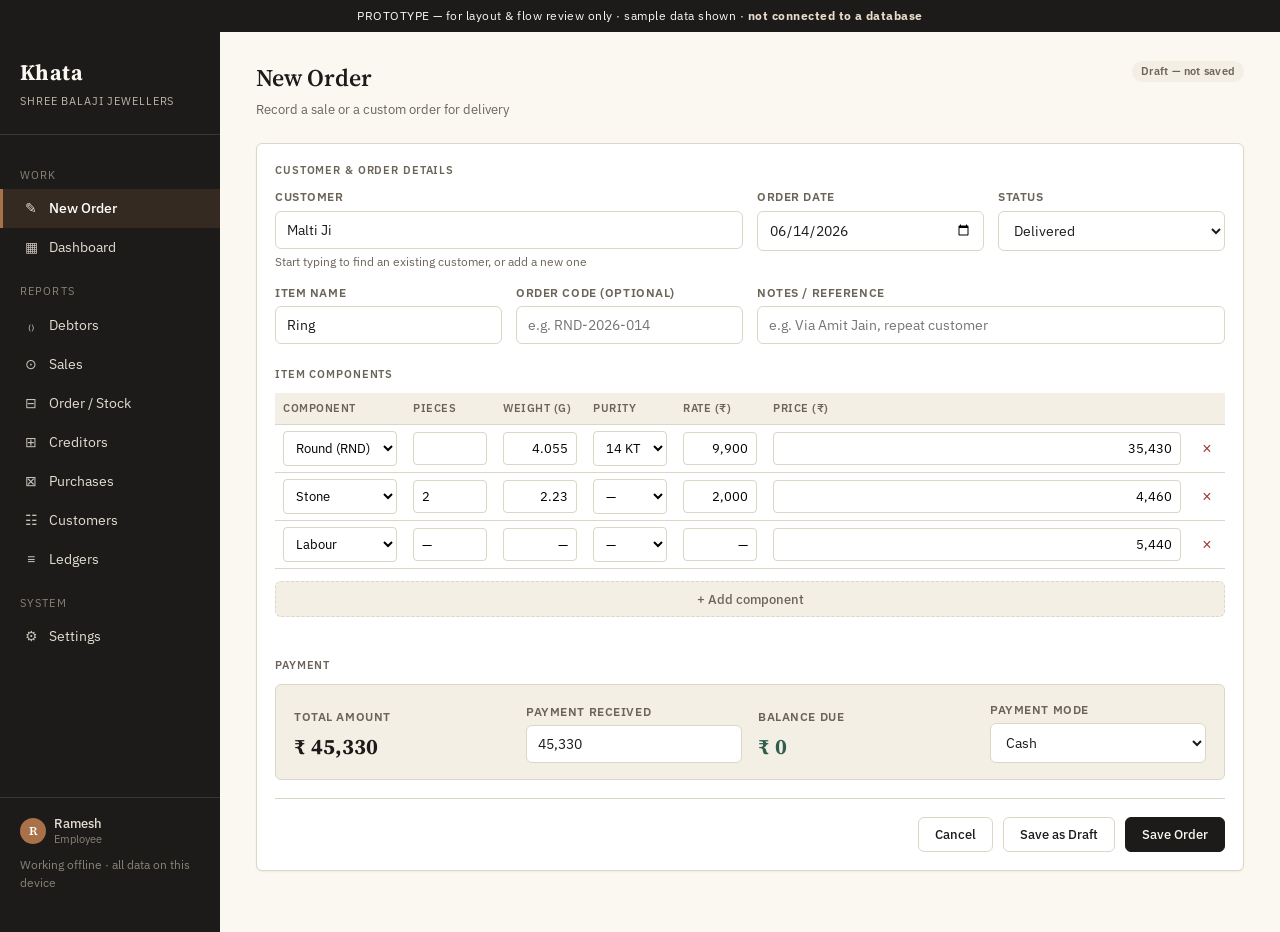
<file: prototype.html>
<!DOCTYPE html>
<html lang="en">
<head>
<meta charset="UTF-8">
<meta name="viewport" content="width=device-width, initial-scale=1.0">
<title>Khata — Prototype</title>
<link rel="preconnect" href="https://fonts.googleapis.com">
<link href="https://fonts.googleapis.com/css2?family=Source+Serif+4:opsz,wght@8..60,400;8..60,600;8..60,700&family=IBM+Plex+Sans:wght@400;500;600;700&display=swap" rel="stylesheet">
<style>
  :root {
    --paper: #FBF8F2;
    --paper-alt: #F4EFE5;
    --ink: #1C1B19;
    --ink-soft: #6B6459;
    --hairline: #DDD5C6;
    --copper: #A8714A;
    --copper-soft: #E9DCCC;
    --green: #2F5D4E;
    --green-soft: #E3ECE8;
    --red: #9B3B3B;
    --red-soft: #F3E2E0;
    --radius: 6px;
    --shadow: 0 1px 2px rgba(28,27,25,0.06);
  }

  * { box-sizing: border-box; }
  html { -webkit-font-smoothing: antialiased; }

  body {
    margin: 0;
    font-family: 'IBM Plex Sans', sans-serif;
    background: var(--paper);
    color: var(--ink);
    font-size: 14px;
    line-height: 1.5;
  }

  h1, h2, h3 { font-family: 'Source Serif 4', serif; font-weight: 600; margin: 0; }

  .num { font-variant-numeric: tabular-nums; }

  /* ===== Layout ===== */
  .app {
    display: grid;
    grid-template-columns: 220px 1fr;
    min-height: 100vh;
  }

  .sidebar {
    background: var(--ink);
    color: var(--paper);
    padding: 24px 0;
    display: flex;
    flex-direction: column;
  }

  .brand {
    padding: 0 20px 24px;
    border-bottom: 1px solid rgba(251,248,242,0.12);
    margin-bottom: 16px;
  }
  .brand .mark {
    font-family: 'Source Serif 4', serif;
    font-size: 22px;
    font-weight: 700;
    letter-spacing: 0.02em;
  }
  .brand .sub {
    font-size: 11px;
    color: #BFB6A8;
    margin-top: 4px;
    letter-spacing: 0.08em;
    text-transform: uppercase;
  }

  .nav-section {
    font-size: 11px;
    letter-spacing: 0.1em;
    text-transform: uppercase;
    color: #8B8377;
    padding: 16px 20px 6px;
  }

  .nav-item {
    display: flex;
    align-items: center;
    gap: 10px;
    padding: 9px 20px;
    color: #E4DDD1;
    text-decoration: none;
    font-size: 13.5px;
    cursor: pointer;
    border-left: 3px solid transparent;
    transition: background 0.12s;
  }
  .nav-item:hover { background: rgba(251,248,242,0.05); }
  .nav-item.active {
    background: rgba(168,113,74,0.18);
    border-left-color: var(--copper);
    color: #fff;
    font-weight: 500;
  }
  .nav-item .icon { width: 16px; text-align: center; opacity: 0.85; font-size: 14px; }

  .sidebar-footer {
    margin-top: auto;
    padding: 16px 20px;
    border-top: 1px solid rgba(251,248,242,0.12);
    font-size: 12px;
    color: #8B8377;
  }
  .user-chip {
    display: flex;
    align-items: center;
    gap: 8px;
    margin-bottom: 8px;
  }
  .user-avatar {
    width: 26px; height: 26px; border-radius: 50%;
    background: var(--copper);
    color: #fff;
    display: flex; align-items: center; justify-content: center;
    font-weight: 600; font-size: 12px;
    font-family: 'Source Serif 4', serif;
  }
  .user-name { color: #E4DDD1; font-size: 12.5px; font-weight: 500; }
  .user-role { font-size: 10.5px; color: #8B8377; }

  /* ===== Main ===== */
  .main {
    padding: 28px 36px 60px;
    max-width: 1280px;
  }

  .topbar {
    display: flex;
    justify-content: space-between;
    align-items: flex-start;
    margin-bottom: 24px;
    flex-wrap: wrap;
    gap: 12px;
  }

  .topbar h1 { font-size: 24px; }
  .topbar .meta { color: var(--ink-soft); font-size: 12.5px; margin-top: 4px; }

  .view { display: none; }
  .view.active { display: block; }

  /* ===== Buttons ===== */
  .btn {
    font-family: inherit;
    font-size: 13px;
    font-weight: 500;
    padding: 8px 16px;
    border-radius: var(--radius);
    border: 1px solid var(--hairline);
    background: #fff;
    color: var(--ink);
    cursor: pointer;
    transition: all 0.12s;
    display: inline-flex;
    align-items: center;
    gap: 6px;
  }
  .btn:hover { border-color: var(--copper); color: var(--copper); }
  .btn-primary {
    background: var(--ink);
    color: var(--paper);
    border-color: var(--ink);
  }
  .btn-primary:hover { background: var(--copper); border-color: var(--copper); color: #fff; }
  .btn-sm { padding: 5px 10px; font-size: 12px; }

  /* ===== Cards ===== */
  .card {
    background: #fff;
    border: 1px solid var(--hairline);
    border-radius: var(--radius);
    box-shadow: var(--shadow);
  }
  .card + .card { margin-top: 18px; }
  .card-header {
    padding: 14px 18px;
    border-bottom: 1px solid var(--hairline);
    display: flex;
    justify-content: space-between;
    align-items: center;
  }
  .card-header h2 { font-size: 15px; }
  .card-body { padding: 18px; }

  /* ===== Stat cards (dashboard) ===== */
  .stat-grid {
    display: grid;
    grid-template-columns: repeat(4, 1fr);
    gap: 14px;
    margin-bottom: 18px;
  }
  .stat-card {
    background: #fff;
    border: 1px solid var(--hairline);
    border-radius: var(--radius);
    padding: 16px 18px;
    box-shadow: var(--shadow);
  }
  .stat-label {
    font-size: 11px;
    text-transform: uppercase;
    letter-spacing: 0.08em;
    color: var(--ink-soft);
    margin-bottom: 8px;
  }
  .stat-value {
    font-family: 'Source Serif 4', serif;
    font-size: 26px;
    font-weight: 700;
  }
  .stat-value.positive { color: var(--green); }
  .stat-value.negative { color: var(--red); }
  .stat-sub { font-size: 12px; color: var(--ink-soft); margin-top: 4px; }
  .stat-sub .delta-up { color: var(--green); font-weight: 600; }
  .stat-sub .delta-down { color: var(--red); font-weight: 600; }

  .grid-2 {
    display: grid;
    grid-template-columns: 1.4fr 1fr;
    gap: 18px;
  }

  /* ===== Tables ===== */
  table { width: 100%; border-collapse: collapse; }
  th, td {
    text-align: left;
    padding: 9px 14px;
    border-bottom: 1px solid var(--hairline);
    font-size: 13px;
    white-space: nowrap;
  }
  th {
    font-size: 11px;
    text-transform: uppercase;
    letter-spacing: 0.06em;
    color: var(--ink-soft);
    font-weight: 600;
    background: var(--paper-alt);
    position: sticky;
    top: 0;
  }
  th.sortable { cursor: pointer; user-select: none; }
  th.sortable:hover { color: var(--copper); }
  th .sort-arrow { font-size: 10px; opacity: 0.5; margin-left: 4px; }
  tbody tr:hover { background: var(--paper-alt); }
  td.amount { text-align: right; font-variant-numeric: tabular-nums; }
  td.amount.positive { color: var(--green); font-weight: 600; }
  td.amount.negative { color: var(--red); font-weight: 600; }

  .table-scroll { overflow-x: auto; }

  /* ===== Filter bar ===== */
  .filter-bar {
    display: flex;
    gap: 10px;
    flex-wrap: wrap;
    align-items: center;
    margin-bottom: 14px;
  }
  .filter-bar input, .filter-bar select {
    font-family: inherit;
    font-size: 13px;
    padding: 7px 10px;
    border: 1px solid var(--hairline);
    border-radius: var(--radius);
    background: #fff;
    color: var(--ink);
  }
  .filter-bar input[type="search"] {
    min-width: 220px;
  }
  .filter-bar input:focus, .filter-bar select:focus, input:focus, select:focus, button:focus-visible {
    outline: 2px solid var(--copper);
    outline-offset: 1px;
  }
  .filter-spacer { flex: 1; }

  /* ===== Pills / badges ===== */
  .pill {
    display: inline-block;
    font-size: 11px;
    font-weight: 600;
    padding: 2px 9px;
    border-radius: 100px;
    letter-spacing: 0.02em;
  }
  .pill-green { background: var(--green-soft); color: var(--green); }
  .pill-red { background: var(--red-soft); color: var(--red); }
  .pill-copper { background: var(--copper-soft); color: var(--copper); }
  .pill-muted { background: var(--paper-alt); color: var(--ink-soft); }

  /* ===== Order entry form ===== */
  .form-grid {
    display: grid;
    grid-template-columns: repeat(4, 1fr);
    gap: 14px;
    margin-bottom: 18px;
  }
  .form-grid.cols-2 { grid-template-columns: repeat(2, 1fr); }
  .field label {
    display: block;
    font-size: 11.5px;
    font-weight: 600;
    color: var(--ink-soft);
    margin-bottom: 5px;
    text-transform: uppercase;
    letter-spacing: 0.05em;
  }
  .field input, .field select {
    width: 100%;
    font-family: inherit;
    font-size: 13.5px;
    padding: 9px 11px;
    border: 1px solid var(--hairline);
    border-radius: var(--radius);
    background: #fff;
    color: var(--ink);
  }
  .field .hint { font-size: 11.5px; color: var(--ink-soft); margin-top: 4px; }

  .customer-search-wrap { position: relative; }
  .customer-dropdown {
    position: absolute;
    top: calc(100% + 4px);
    left: 0; right: 0;
    background: #fff;
    border: 1px solid var(--hairline);
    border-radius: var(--radius);
    box-shadow: 0 4px 16px rgba(28,27,25,0.12);
    z-index: 10;
    max-height: 220px;
    overflow-y: auto;
  }
  .customer-dropdown .opt {
    padding: 9px 12px;
    cursor: pointer;
    font-size: 13px;
    border-bottom: 1px solid var(--hairline);
  }
  .customer-dropdown .opt:last-child { border-bottom: none; }
  .customer-dropdown .opt:hover { background: var(--paper-alt); }
  .customer-dropdown .opt .phone { color: var(--ink-soft); font-size: 11.5px; margin-left: 6px; }
  .customer-dropdown .opt-new {
    padding: 9px 12px;
    cursor: pointer;
    font-size: 13px;
    color: var(--copper);
    font-weight: 600;
    background: var(--copper-soft);
  }

  /* ===== Component rows ===== */
  .component-table {
    width: 100%;
    border-collapse: collapse;
    margin-bottom: 12px;
  }
  .component-table th {
    font-size: 10.5px;
    text-transform: uppercase;
    letter-spacing: 0.05em;
    color: var(--ink-soft);
    font-weight: 600;
    padding: 8px 8px;
    background: var(--paper-alt);
    text-align: left;
    position: static;
  }
  .component-table td {
    padding: 6px 8px;
    border-bottom: 1px solid var(--hairline);
    white-space: nowrap;
  }
  .component-table input, .component-table select {
    width: 100%;
    font-family: inherit;
    font-size: 13px;
    padding: 7px 8px;
    border: 1px solid var(--hairline);
    border-radius: 4px;
    background: #fff;
  }
  .component-table input.amount-input { text-align: right; font-variant-numeric: tabular-nums; }
  .component-table .col-type { width: 130px; }
  .component-table .col-num { width: 90px; }
  .component-table .col-remove { width: 36px; text-align: center; }
  .remove-row-btn {
    background: none;
    border: none;
    color: var(--red);
    cursor: pointer;
    font-size: 16px;
    line-height: 1;
    padding: 4px;
  }
  .remove-row-btn:hover { opacity: 0.7; }

  .add-row-btn {
    border: 1px dashed var(--hairline);
    background: var(--paper-alt);
    color: var(--ink-soft);
    width: 100%;
    padding: 9px;
    border-radius: var(--radius);
    font-family: inherit;
    font-size: 12.5px;
    font-weight: 500;
    cursor: pointer;
    margin-bottom: 18px;
  }
  .add-row-btn:hover { border-color: var(--copper); color: var(--copper); }

  /* ===== Totals box ===== */
  .totals-box {
    background: var(--paper-alt);
    border: 1px solid var(--hairline);
    border-radius: var(--radius);
    padding: 16px 18px;
    display: grid;
    grid-template-columns: repeat(4, 1fr);
    gap: 16px;
    align-items: end;
  }
  .totals-box .field label { color: var(--ink-soft); }
  .totals-box .total-display {
    font-family: 'Source Serif 4', serif;
    font-size: 22px;
    font-weight: 700;
  }
  .totals-box .total-display.balance { color: var(--red); }
  .totals-box .total-display.balance.zero { color: var(--green); }

  .form-actions {
    display: flex;
    justify-content: flex-end;
    gap: 10px;
    margin-top: 18px;
    padding-top: 18px;
    border-top: 1px solid var(--hairline);
  }

  .form-section-title {
    font-size: 11px;
    text-transform: uppercase;
    letter-spacing: 0.08em;
    color: var(--ink-soft);
    font-weight: 600;
    margin: 22px 0 10px;
  }
  .form-section-title:first-child { margin-top: 0; }

  /* ===== Sparkline placeholder chart ===== */
  .chart-placeholder {
    height: 220px;
    display: flex;
    align-items: flex-end;
    gap: 6px;
    padding: 0 4px;
  }
  .chart-bar {
    flex: 1;
    background: var(--copper-soft);
    border-radius: 3px 3px 0 0;
    position: relative;
    transition: background 0.15s;
  }
  .chart-bar:hover { background: var(--copper); }
  .chart-bar.current { background: var(--copper); }
  .chart-labels {
    display: flex;
    gap: 6px;
    padding: 8px 4px 0;
    font-size: 10.5px;
    color: var(--ink-soft);
  }
  .chart-labels span { flex: 1; text-align: center; }

  /* ===== Pagination ===== */
  .pagination {
    display: flex;
    justify-content: space-between;
    align-items: center;
    padding: 12px 18px;
    border-top: 1px solid var(--hairline);
    font-size: 12.5px;
    color: var(--ink-soft);
  }
  .pagination .pages { display: flex; gap: 4px; }
  .pagination .page-btn {
    width: 28px; height: 28px;
    border: 1px solid var(--hairline);
    background: #fff;
    border-radius: 4px;
    cursor: pointer;
    font-size: 12px;
    display: flex; align-items: center; justify-content: center;
  }
  .pagination .page-btn.active { background: var(--ink); color: #fff; border-color: var(--ink); }

  /* ===== Legend dot ===== */
  .legend { display: flex; gap: 16px; font-size: 12px; color: var(--ink-soft); margin-top: 10px; }
  .legend .dot { display: inline-block; width: 8px; height: 8px; border-radius: 50%; margin-right: 5px; }
  .dot-green { background: var(--green); }
  .dot-red { background: var(--red); }
  .dot-copper { background: var(--copper); }

  .proto-banner {
    background: var(--ink);
    color: var(--paper);
    text-align: center;
    font-size: 12px;
    padding: 7px;
    letter-spacing: 0.04em;
  }
  .proto-banner b { color: var(--copper-soft); }
</style>
</head>
<body>

<div class="proto-banner">PROTOTYPE — for layout &amp; flow review only · sample data shown · <b>not connected to a database</b></div>

<div class="app">
  <aside class="sidebar">
    <div class="brand">
      <div class="mark">Khata</div>
      <div class="sub">Shree Balaji Jewellers</div>
    </div>

    <div class="nav-section">Work</div>
    <a class="nav-item active" data-view="entry"><span class="icon">✎</span> New Order</a>
    <a class="nav-item" data-view="dashboard"><span class="icon">▦</span> Dashboard</a>

    <div class="nav-section">Reports</div>
    <a class="nav-item" data-view="debtors"><span class="icon">₍₎</span> Debtors</a>
    <a class="nav-item"><span class="icon">⊙</span> Sales</a>
    <a class="nav-item"><span class="icon">⊟</span> Order / Stock</a>
    <a class="nav-item"><span class="icon">⊞</span> Creditors</a>
    <a class="nav-item"><span class="icon">⊠</span> Purchases</a>
    <a class="nav-item"><span class="icon">☷</span> Customers</a>
    <a class="nav-item"><span class="icon">≡</span> Ledgers</a>

    <div class="nav-section">System</div>
    <a class="nav-item"><span class="icon">⚙</span> Settings</a>

    <div class="sidebar-footer">
      <div class="user-chip">
        <div class="user-avatar">R</div>
        <div>
          <div class="user-name">Ramesh</div>
          <div class="user-role">Employee</div>
        </div>
      </div>
      Working offline · all data on this device
    </div>
  </aside>

  <main class="main">

    <!-- ============ VIEW 1: ORDER ENTRY ============ -->
    <div class="view active" id="view-entry">
      <div class="topbar">
        <div>
          <h1>New Order</h1>
          <div class="meta">Record a sale or a custom order for delivery</div>
        </div>
        <div>
          <span class="pill pill-muted">Draft — not saved</span>
        </div>
      </div>

      <div class="card">
        <div class="card-body">

          <div class="form-section-title">Customer &amp; order details</div>
          <div class="form-grid">
            <div class="field" style="grid-column: span 2;">
              <label>Customer</label>
              <div class="customer-search-wrap">
                <input type="text" id="customerSearch" placeholder="Type a name to search…" value="Malti Ji" autocomplete="off">
                <div class="customer-dropdown" id="customerDropdown" style="display:none;">
                  <div class="opt">Malti Devi <span class="phone">98XXXXXX21</span></div>
                  <div class="opt">Malti Sharma <span class="phone">99XXXXXX04</span></div>
                  <div class="opt-new">+ Add new customer "Malti Ji"</div>
                </div>
              </div>
              <div class="hint">Start typing to find an existing customer, or add a new one</div>
            </div>
            <div class="field">
              <label>Order Date</label>
              <input type="date" value="2026-06-14">
            </div>
            <div class="field">
              <label>Status</label>
              <select>
                <option>Pending (in progress)</option>
                <option selected>Delivered</option>
              </select>
            </div>

            <div class="field">
              <label>Item Name</label>
              <input type="text" placeholder="e.g. Ring, Necklace, Bangle" value="Ring">
            </div>
            <div class="field">
              <label>Order Code (optional)</label>
              <input type="text" placeholder="e.g. RND-2026-014">
            </div>
            <div class="field" style="grid-column: span 2;">
              <label>Notes / Reference</label>
              <input type="text" placeholder="e.g. Via Amit Jain, repeat customer">
            </div>
          </div>

          <div class="form-section-title">Item components</div>
          <table class="component-table">
            <thead>
              <tr>
                <th class="col-type">Component</th>
                <th class="col-num">Pieces</th>
                <th class="col-num">Weight (g)</th>
                <th class="col-num">Purity</th>
                <th class="col-num">Rate (₹)</th>
                <th>Price (₹)</th>
                <th class="col-remove"></th>
              </tr>
            </thead>
            <tbody id="componentRows">
              <tr>
                <td>
                  <select>
                    <option>Round (RND)</option>
                    <option>Stone</option>
                    <option>Marquise (MRQ)</option>
                    <option>Moti (Pearl)</option>
                    <option>Chowk (CHK)</option>
                    <option>Labour</option>
                  </select>
                </td>
                <td><input type="text" value=""></td>
                <td><input type="text" class="amount-input" value="4.055"></td>
                <td>
                  <select>
                    <option>18 KT</option>
                    <option selected>14 KT</option>
                    <option>22 KT</option>
                    <option>916</option>
                    <option>Silver</option>
                  </select>
                </td>
                <td><input type="text" class="amount-input" value="9,900"></td>
                <td><input type="text" class="amount-input" value="35,430"></td>
                <td class="col-remove"><button class="remove-row-btn" title="Remove component">×</button></td>
              </tr>
              <tr>
                <td>
                  <select>
                    <option>Round (RND)</option>
                    <option selected>Stone</option>
                    <option>Marquise (MRQ)</option>
                    <option>Moti (Pearl)</option>
                    <option>Chowk (CHK)</option>
                    <option>Labour</option>
                  </select>
                </td>
                <td><input type="text" value="2"></td>
                <td><input type="text" class="amount-input" value="2.23"></td>
                <td>
                  <select>
                    <option>—</option>
                  </select>
                </td>
                <td><input type="text" class="amount-input" value="2,000"></td>
                <td><input type="text" class="amount-input" value="4,460"></td>
                <td class="col-remove"><button class="remove-row-btn" title="Remove component">×</button></td>
              </tr>
              <tr>
                <td>
                  <select>
                    <option>Round (RND)</option>
                    <option>Stone</option>
                    <option>Marquise (MRQ)</option>
                    <option>Moti (Pearl)</option>
                    <option>Chowk (CHK)</option>
                    <option selected>Labour</option>
                  </select>
                </td>
                <td><input type="text" value="—"></td>
                <td><input type="text" class="amount-input" value="—"></td>
                <td>
                  <select>
                    <option>—</option>
                  </select>
                </td>
                <td><input type="text" class="amount-input" value="—"></td>
                <td><input type="text" class="amount-input" value="5,440"></td>
                <td class="col-remove"><button class="remove-row-btn" title="Remove component">×</button></td>
              </tr>
            </tbody>
          </table>
          <button class="add-row-btn">+ Add component</button>

          <div class="form-section-title">Payment</div>
          <div class="totals-box">
            <div class="field">
              <label>Total amount</label>
              <div class="total-display num">₹ 45,330</div>
            </div>
            <div class="field">
              <label>Payment received</label>
              <input type="text" class="num" value="45,330">
            </div>
            <div class="field">
              <label>Balance due</label>
              <div class="total-display balance zero num">₹ 0</div>
            </div>
            <div class="field">
              <label>Payment mode</label>
              <select>
                <option>Cash</option>
                <option>UPI</option>
                <option>Bank Transfer</option>
                <option>Old gold exchange</option>
              </select>
            </div>
          </div>

          <div class="form-actions">
            <button class="btn">Cancel</button>
            <button class="btn">Save as Draft</button>
            <button class="btn btn-primary">Save Order</button>
          </div>

        </div>
      </div>
    </div>

    <!-- ============ VIEW 2: DASHBOARD ============ -->
    <div class="view" id="view-dashboard">
      <div class="topbar">
        <div>
          <h1>Dashboard</h1>
          <div class="meta">Sunday, 14 June 2026 · Showing: This Month</div>
        </div>
        <div class="filter-bar" style="margin-bottom:0;">
          <select>
            <option>Today</option>
            <option selected>This Month</option>
            <option>This Quarter</option>
            <option>This Year</option>
            <option>Custom range</option>
          </select>
        </div>
      </div>

      <div class="stat-grid">
        <div class="stat-card">
          <div class="stat-label">Sales (this month)</div>
          <div class="stat-value num">₹ 8,42,600</div>
          <div class="stat-sub"><span class="delta-up">▲ 12%</span> vs last month</div>
        </div>
        <div class="stat-card">
          <div class="stat-label">Outstanding receivables</div>
          <div class="stat-value negative num">₹ 3,18,940</div>
          <div class="stat-sub">across 14 customers</div>
        </div>
        <div class="stat-card">
          <div class="stat-label">Outstanding payables</div>
          <div class="stat-value num">₹ 1,07,000</div>
          <div class="stat-sub">across 4 suppliers</div>
        </div>
        <div class="stat-card">
          <div class="stat-label">Cash in hand</div>
          <div class="stat-value positive num">₹ 6,29,400</div>
          <div class="stat-sub">as of today</div>
        </div>
      </div>

      <div class="grid-2">
        <div class="card">
          <div class="card-header">
            <h2>Sales trend</h2>
            <span class="pill pill-muted">Last 12 months</span>
          </div>
          <div class="card-body">
            <div class="chart-placeholder">
              <div class="chart-bar" style="height:42%;"></div>
              <div class="chart-bar" style="height:58%;"></div>
              <div class="chart-bar" style="height:50%;"></div>
              <div class="chart-bar" style="height:71%;"></div>
              <div class="chart-bar" style="height:64%;"></div>
              <div class="chart-bar" style="height:80%;"></div>
              <div class="chart-bar" style="height:55%;"></div>
              <div class="chart-bar" style="height:62%;"></div>
              <div class="chart-bar" style="height:48%;"></div>
              <div class="chart-bar" style="height:67%;"></div>
              <div class="chart-bar" style="height:74%;"></div>
              <div class="chart-bar current" style="height:90%;"></div>
            </div>
            <div class="chart-labels">
              <span>Jul</span><span>Aug</span><span>Sep</span><span>Oct</span><span>Nov</span><span>Dec</span>
              <span>Jan</span><span>Feb</span><span>Mar</span><span>Apr</span><span>May</span><span>Jun</span>
            </div>
          </div>
        </div>

        <div class="card">
          <div class="card-header">
            <h2>Pending orders</h2>
            <span class="pill pill-copper">7 in progress</span>
          </div>
          <div class="card-body" style="padding:0;">
            <table>
              <thead><tr><th>Customer</th><th>Item</th><th>Order date</th></tr></thead>
              <tbody>
                <tr><td>Menakshi</td><td>Ring</td><td>03 Jun</td></tr>
                <tr><td>Ritika Kansal</td><td>Earrings (MRQ)</td><td>05 Jun</td></tr>
                <tr><td>Sunita Bindal</td><td>Bangle</td><td>08 Jun</td></tr>
                <tr><td>Devanshu</td><td>Chain</td><td>10 Jun</td></tr>
                <tr><td>Akshar</td><td>Pendant set</td><td>12 Jun</td></tr>
              </tbody>
            </table>
          </div>
        </div>
      </div>

      <div class="grid-2" style="margin-top:18px;">
        <div class="card">
          <div class="card-header">
            <h2>Top customers (this month)</h2>
          </div>
          <div class="card-body" style="padding:0;">
            <table>
              <thead><tr><th>Customer</th><th class="num" style="text-align:right;">Total billed</th><th class="num" style="text-align:right;">Balance</th></tr></thead>
              <tbody>
                <tr><td>Malti Ji</td><td class="amount num">₹ 45,330</td><td class="amount num">₹ 0</td></tr>
                <tr><td>Sunita Bindal</td><td class="amount num">₹ 41,608</td><td class="amount negative num">₹ 6,620</td></tr>
                <tr><td>Devanshu</td><td class="amount num">₹ 30,920</td><td class="amount negative num">₹ 30,920</td></tr>
                <tr><td>Ritika Kansal</td><td class="amount num">₹ 18,200</td><td class="amount num">₹ 0</td></tr>
              </tbody>
            </table>
          </div>
        </div>

        <div class="card">
          <div class="card-header">
            <h2>Sales by component type</h2>
          </div>
          <div class="card-body">
            <table>
              <tbody>
                <tr><td>Round (RND)</td><td class="amount num" style="text-align:right;">₹ 4,12,300</td></tr>
                <tr><td>Stone</td><td class="amount num" style="text-align:right;">₹ 1,84,600</td></tr>
                <tr><td>Labour</td><td class="amount num" style="text-align:right;">₹ 1,02,400</td></tr>
                <tr><td>Marquise (MRQ)</td><td class="amount num" style="text-align:right;">₹ 88,200</td></tr>
                <tr><td>Moti (Pearl)</td><td class="amount num" style="text-align:right;">₹ 55,100</td></tr>
              </tbody>
            </table>
            <div class="legend">
              <span><span class="dot dot-green"></span>Received</span>
              <span><span class="dot dot-red"></span>Outstanding</span>
              <span><span class="dot dot-copper"></span>Pending orders</span>
            </div>
          </div>
        </div>
      </div>

    </div>

    <!-- ============ VIEW 3: DEBTORS REPORT ============ -->
    <div class="view" id="view-debtors">
      <div class="topbar">
        <div>
          <h1>Debtors Report</h1>
          <div class="meta">Customers with an outstanding balance</div>
        </div>
        <div>
          <button class="btn">⤓ Export</button>
        </div>
      </div>

      <div class="card">
        <div class="card-body">
          <div class="filter-bar">
            <input type="search" placeholder="Search customer name or phone…">
            <select>
              <option>All ageing</option>
              <option>0–30 days</option>
              <option>31–60 days</option>
              <option>61–90 days</option>
              <option>90+ days</option>
            </select>
            <select>
              <option>Sort: Highest balance</option>
              <option>Sort: Oldest first</option>
              <option>Sort: Name A–Z</option>
            </select>
            <div class="filter-spacer"></div>
            <span class="pill pill-red">Total outstanding: ₹ 3,18,940</span>
          </div>

          <div class="table-scroll">
          <table>
            <thead>
              <tr>
                <th class="sortable">Customer <span class="sort-arrow">▾</span></th>
                <th>Phone</th>
                <th style="text-align:right;">Total billed</th>
                <th style="text-align:right;">Received</th>
                <th class="sortable" style="text-align:right;">Balance <span class="sort-arrow">▾</span></th>
                <th class="sortable">Last txn <span class="sort-arrow">▾</span></th>
                <th>Ageing</th>
                <th></th>
              </tr>
            </thead>
            <tbody>
              <tr>
                <td>Devanshu</td>
                <td>98XXXXXX02</td>
                <td class="amount num">₹ 30,920</td>
                <td class="amount num">₹ 0</td>
                <td class="amount negative num">₹ 30,920</td>
                <td>12 Jun 2026</td>
                <td><span class="pill pill-green">0–30d</span></td>
                <td><button class="btn btn-sm">Ledger</button></td>
              </tr>
              <tr>
                <td>Sunita Bindal</td>
                <td>97XXXXXX18</td>
                <td class="amount num">₹ 41,608</td>
                <td class="amount num">₹ 34,988</td>
                <td class="amount negative num">₹ 6,620</td>
                <td>02 Jun 2026</td>
                <td><span class="pill pill-green">0–30d</span></td>
                <td><button class="btn btn-sm">Ledger</button></td>
              </tr>
              <tr>
                <td>Akshar Mehta</td>
                <td>99XXXXXX55</td>
                <td class="amount num">₹ 1,25,000</td>
                <td class="amount num">₹ 80,000</td>
                <td class="amount negative num">₹ 45,000</td>
                <td>18 May 2026</td>
                <td><span class="pill pill-copper">31–60d</span></td>
                <td><button class="btn btn-sm">Ledger</button></td>
              </tr>
              <tr>
                <td>Mannu (Jaipur)</td>
                <td>96XXXXXX73</td>
                <td class="amount num">₹ 2,10,000</td>
                <td class="amount num">₹ 1,07,000</td>
                <td class="amount negative num">₹ 1,03,000</td>
                <td>29 Apr 2026</td>
                <td><span class="pill pill-copper">31–60d</span></td>
                <td><button class="btn btn-sm">Ledger</button></td>
              </tr>
              <tr>
                <td>Ritika Kansal</td>
                <td>94XXXXXX40</td>
                <td class="amount num">₹ 6,688</td>
                <td class="amount num">₹ 6,688</td>
                <td class="amount num">₹ 0</td>
                <td>16 Apr 2026</td>
                <td><span class="pill pill-muted">—</span></td>
                <td><button class="btn btn-sm">Ledger</button></td>
              </tr>
              <tr>
                <td>Menakshi</td>
                <td>93XXXXXX29</td>
                <td class="amount num">₹ 7,484</td>
                <td class="amount num">₹ 0</td>
                <td class="amount negative num">₹ 7,484</td>
                <td>02 Feb 2026</td>
                <td><span class="pill pill-red">90+d</span></td>
                <td><button class="btn btn-sm">Ledger</button></td>
              </tr>
              <tr>
                <td>Prashant Verma</td>
                <td>92XXXXXX87</td>
                <td class="amount num">₹ 1,26,536</td>
                <td class="amount num">₹ 0</td>
                <td class="amount negative num">₹ 1,26,536</td>
                <td>11 Jan 2026</td>
                <td><span class="pill pill-red">90+d</span></td>
                <td><button class="btn btn-sm">Ledger</button></td>
              </tr>
            </tbody>
          </table>
          </div>

          <div class="pagination">
            <span>Showing 1–7 of 14 customers</span>
            <div class="pages">
              <button class="page-btn active">1</button>
              <button class="page-btn">2</button>
              <button class="page-btn">›</button>
            </div>
          </div>
        </div>
      </div>
    </div>

  </main>
</div>

<script>
  document.querySelectorAll('.nav-item[data-view]').forEach(item => {
    item.addEventListener('click', () => {
      document.querySelectorAll('.nav-item[data-view]').forEach(i => i.classList.remove('active'));
      item.classList.add('active');
      const target = item.dataset.view;
      document.querySelectorAll('.view').forEach(v => v.classList.remove('active'));
      document.getElementById('view-' + target).classList.add('active');
    });
  });

  // toggle customer dropdown for demo purposes
  const search = document.getElementById('customerSearch');
  const dropdown = document.getElementById('customerDropdown');
  search.addEventListener('focus', () => dropdown.style.display = 'block');
  search.addEventListener('blur', () => setTimeout(() => dropdown.style.display = 'none', 150));
  dropdown.querySelectorAll('.opt, .opt-new').forEach(opt => {
    opt.addEventListener('click', () => {
      search.value = opt.textContent.replace(/\s+98XXXXXX21|\s+99XXXXXX04/, '').replace('+ Add new customer "Malti Ji"', 'Malti Ji');
      dropdown.style.display = 'none';
    });
  });
</script>

</body>
</html>
</file>
